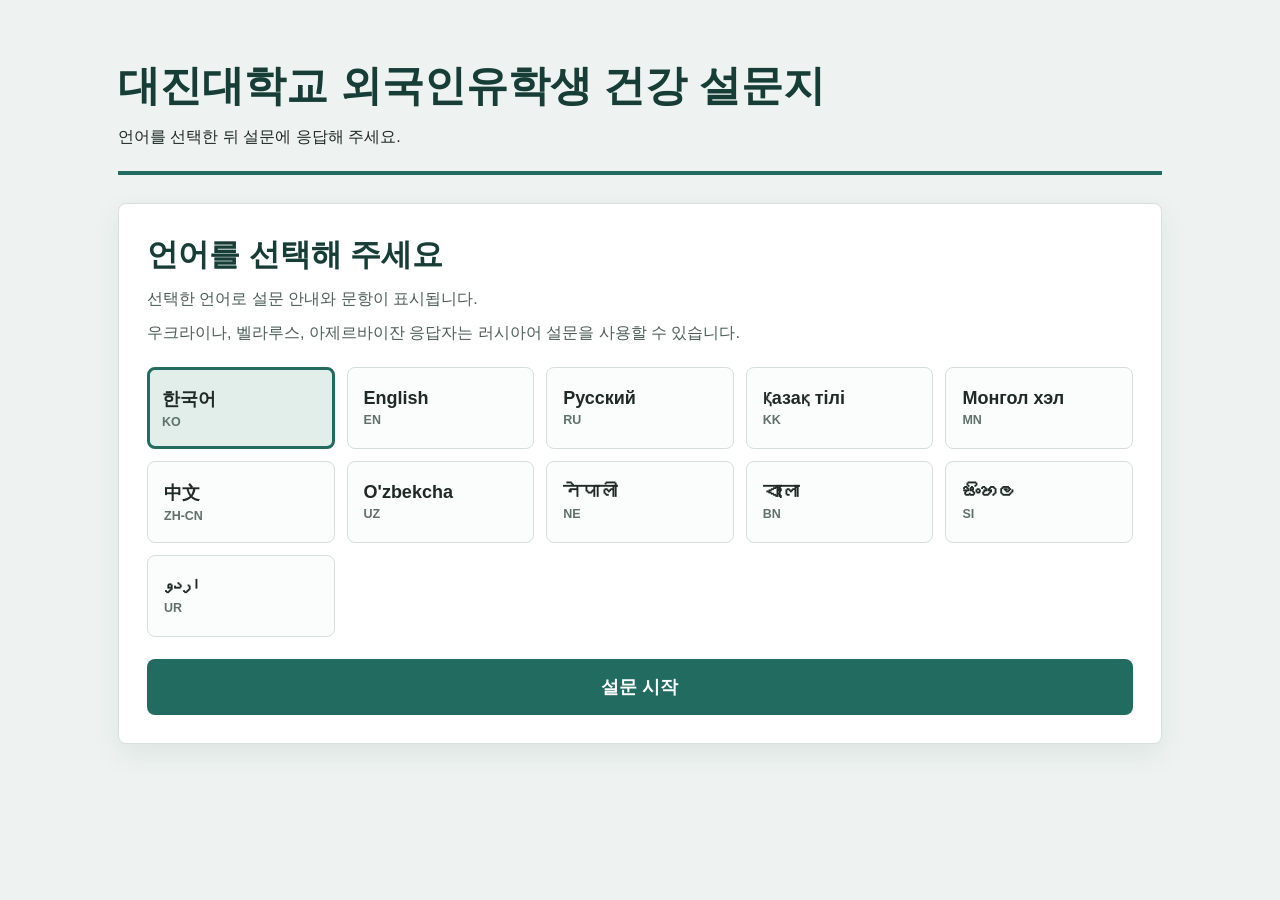
<file: index.html>
<!doctype html>
<html lang="ko">
<head>
  <meta charset="utf-8" />
  <meta name="viewport" content="width=device-width, initial-scale=1" />
  <title>대진대학교 외국인유학생 건강 설문지</title>
  <link rel="stylesheet" href="styles.css?v=20260614-student-review" />
</head>
<body>
  <main class="shell">
    <header class="top">
      <div>
        <h1 id="appTitle"></h1>
        <p id="appSubtitle"></p>
      </div>
      <div class="controls">
        <label><span data-ui="language"></span><select id="languageSelect"></select></label>
        <label class="group-control"><span data-ui="participantGroup"></span><select id="groupSelect"></select></label>
      </div>
    </header>
    <div class="progress"><span id="progressLabel"></span><div><i id="progressBar"></i></div></div>
    <form id="surveyForm"></form>
    <section class="download-panel">
      <h2 data-ui="responses"></h2>
      <p id="responseCount"></p>
      <div class="actions">
        <button type="button" id="downloadCsv"></button>
        <button type="button" id="downloadJson"></button>
        <a id="downloadHtml" download="daejin_multilingual_health_survey.html"></a>
        <button type="button" id="clearResponses" class="danger"></button>
      </div>
    </section>
  </main>
  <script src="survey-data.js?v=20260614-student-review"></script>
  <script src="config.js?v=20260614-student-review"></script>
  <script src="app.js?v=20260614-student-review"></script>
</body>
</html>
</file>
<file: styles.css>
:root{font-family:Arial,'Noto Sans',sans-serif;color:#1f2925;background:#eef3f1;line-height:1.5}
*{box-sizing:border-box}
html{overflow-x:hidden}
body{margin:0;overflow-x:hidden;-webkit-text-size-adjust:100%}
.shell{width:min(100%,1080px);margin:0 auto;padding:30px 18px 64px}
.top{display:grid;grid-template-columns:minmax(0,1fr) minmax(280px,340px);gap:24px;align-items:end;padding:24px 0 22px;border-bottom:4px solid #216b61}
h1{margin:0 0 8px;font-size:clamp(28px,4vw,42px);letter-spacing:0;color:#173d37;overflow-wrap:anywhere}
p{margin:0}
.controls{display:grid;gap:12px}
.group-control{display:none!important}
.controls label{display:grid;gap:6px;font-weight:700;color:#31443f}
.controls select,input,textarea{width:100%;min-height:44px;border:1px solid #b8c7c2;border-radius:8px;background:#fff;padding:10px 12px;font-size:16px}
.controls select:focus,input:focus,textarea:focus{outline:3px solid #c9e5dd;border-color:#216b61}
.progress{position:sticky;top:0;z-index:10;display:grid;gap:8px;margin:18px 0 24px;padding:12px 0;background:#eef3f1;font-weight:700}
.progress div{height:10px;background:#d4dfdb;border-radius:999px;overflow:hidden}
.progress i{display:block;height:100%;width:0;background:#216b61}
.card{background:#fff;border:1px solid #d7e0dd;border-radius:8px;margin:18px 0;padding:22px;box-shadow:0 8px 22px #173d3710}
.card h2{margin:0 0 10px;font-size:23px;color:#173d37;overflow-wrap:anywhere}
.intro{color:#4c5d58;margin-bottom:14px;overflow-wrap:anywhere}
.item{padding:17px 0;border-top:1px solid #e8eeee}
.item:first-of-type{border-top:0}
.item-label{display:flex;gap:10px;align-items:flex-start;font-weight:700;margin-bottom:10px;overflow-wrap:anywhere}
.item-label span:last-child{min-width:0}
.qid{flex:0 0 auto;min-width:42px;text-align:center;border-radius:999px;background:#e5f1ed;color:#216b61;padding:2px 9px;font-size:14px}
.hint{font-size:14px;color:#5b6b66;margin-top:7px;overflow-wrap:anywhere}
.required{color:#a23423;font-size:13px;margin-left:6px;white-space:nowrap}
.options{display:grid;gap:8px;margin-top:8px}
.options label,.option-choice{display:grid;grid-template-columns:auto minmax(0,1fr);gap:10px;align-items:start;min-height:48px;padding:12px;border:1px solid #dbe5e1;border-radius:8px;background:#fbfdfc;transition:border-color .15s,background .15s,box-shadow .15s;overflow-wrap:anywhere}
.options label:hover,.option-choice:hover{border-color:#8db8ac;background:#f4faf8}
.option-block{display:grid;gap:8px}
.option-block .extra-field{margin:0 0 0 30px}
.options input[type=radio],.options input[type=checkbox]{width:18px;height:18px;min-height:auto;margin-top:3px;accent-color:#216b61}
.other-input{grid-column:2;width:100%;margin-top:4px}
.extra-field{margin:14px 0 0;padding:15px;background:#eef6f3;border:1px solid #c8dbd5;border-radius:8px}
.extra-field.is-hidden{display:none}
.skip-note{display:none;font-size:14px;color:#687772;margin-top:8px}
.item.is-skipped{opacity:.62;background:#f3f6f5;margin:0 -10px;padding-left:10px;padding-right:10px;border-radius:8px}
.item.is-skipped .options,.item.is-skipped input,.item.is-skipped textarea,.item.is-skipped .hint,.item.is-skipped .extra-field{display:none}
.item.is-skipped .skip-note{display:block}
.note-item{background:#f8faf9;border-radius:8px;padding-left:10px;padding-right:10px}
.actions{display:flex;flex-wrap:wrap;gap:10px;margin-top:14px}
button,.actions a{border:0;border-radius:8px;background:#216b61;color:white;min-height:44px;padding:12px 16px;font-weight:700;text-decoration:none;cursor:pointer;font-size:15px;text-align:center}
button:hover,.actions a:hover{background:#18564e}
button:disabled{opacity:.62;cursor:not-allowed}
.secondary{background:#5c6d68}
.danger{background:#9a3324}
.download-panel{display:none;background:#e2eee9;border:1px solid #cadbd5;border-radius:8px;padding:18px;margin-top:22px}
.toast{position:fixed;left:50%;bottom:max(16px,env(safe-area-inset-bottom));width:min(calc(100vw - 24px),520px);transform:translateX(-50%);background:#17221f;color:white;padding:12px 16px;border-radius:8px;box-shadow:0 8px 24px #0003;z-index:20}
.rtl{direction:rtl}
.rtl .options label,.rtl .option-choice{grid-template-columns:minmax(0,1fr) auto}
.rtl .option-block .extra-field{margin:0 30px 0 0}
.rtl .other-input{grid-column:1}
.is-landing .top{grid-template-columns:1fr}
.is-landing .top .controls,.is-landing .progress,.is-landing .download-panel{display:none}
.landing{margin:28px 0 0;padding:28px;background:#fff;border:1px solid #d7e0dd;border-radius:8px;box-shadow:0 10px 28px #173d3714}
.landing-copy h2{margin:0 0 8px;font-size:31px;letter-spacing:0;color:#173d37;overflow-wrap:anywhere}
.landing-copy p{color:#4c5d58;overflow-wrap:anywhere}
.group-note{margin-top:10px;color:#6a4f00}
.language-grid{display:grid;grid-template-columns:repeat(auto-fit,minmax(180px,1fr));gap:12px;margin:22px 0}
.language-card{min-height:82px;border:1px solid #d4dfdb;border-radius:8px;background:#fbfdfc;color:#1f2925;text-align:left;display:flex;flex-direction:column;justify-content:center;gap:4px}
.language-card:hover{border-color:#8db8ac;background:#f4faf8}
.language-card span{font-size:18px;overflow-wrap:anywhere}
.language-card small{color:#60706b;text-transform:uppercase}
.language-card.selected{border:3px solid #216b61;background:#e2eee9;padding:9px 12px}
.start-button{width:100%;min-height:56px;font-size:18px}
.change-language{width:100%}
@media(max-width:760px){.top{grid-template-columns:1fr;gap:14px;padding-top:16px}.shell{padding:18px 12px 44px}.card{padding:16px}.item-label{gap:8px}.qid{min-width:36px}.download-panel .actions{display:grid;grid-template-columns:1fr 1fr}.download-panel button,.download-panel a{width:100%}}
.parts-grid{display:flex;align-items:end;gap:10px;flex-wrap:nowrap;margin-top:8px;max-width:420px;overflow-x:auto;padding-bottom:2px}
.parts-grid.parts-2{max-width:260px}
.part-field{display:grid;gap:5px;font-weight:700;color:#41524d}
.part-field span{font-size:13px;color:#4d5d58}
.part-field select,.part-field input{min-height:40px;padding:8px 10px}
.part-select{width:112px}
.part-number{width:86px}
.part-number input{text-align:center}
.frequency-detail{display:grid;gap:12px}
.detail-field{display:grid;gap:6px;font-weight:800;color:#31443f}
.detail-field span,.choice-title{font-size:14px;color:#4d5d58;font-weight:800}
.frequency-options{margin-top:0}
.rtl .parts-grid{direction:ltr}
.rtl .part-field span{direction:rtl;text-align:right}
.survey-page[hidden]{display:none}
.page-nav{position:sticky;bottom:0;z-index:8;display:flex;align-items:center;justify-content:space-between;gap:16px;margin:18px 0 0;padding:14px 16px;background:#ffffffee;border:1px solid #d7e0dd;border-radius:8px;box-shadow:0 -8px 24px #173d3712;backdrop-filter:blur(8px)}
.page-status{font-weight:800;color:#173d37}
.last-page-note{font-size:14px;color:#4c5d58;margin-top:2px}
.page-error{margin-top:8px;padding:10px 12px;border:1px solid #c74732;border-radius:8px;background:#fff0ec;color:#8e2618;font-weight:800}
.item.has-error,.extra-field.has-error{border:2px solid #c74732;background:#fff8f5;box-shadow:0 0 0 4px #c7473218;scroll-margin-top:110px}
.item.has-error{margin-top:10px;padding-left:12px;padding-right:12px;border-radius:8px}
.item.live-error,.extra-field.live-error{border-color:#c74732;background:#fff8f5;box-shadow:0 0 0 3px #c7473214}
.page-actions{margin:0;justify-content:flex-end}
.page-actions button[hidden]{display:none}
.page-actions button{min-width:96px}
@media(max-width:640px){
  .progress{margin:12px -12px 18px;padding:10px 12px}
  .card{margin:14px -2px;padding:14px}
  .card h2{font-size:21px}
  .item{padding:15px 0}
  .item-label{font-size:16px;line-height:1.45}
  .options label{padding:12px 10px}
  .page-nav{display:grid;grid-template-columns:1fr;position:static;padding:12px;margin-left:-2px;margin-right:-2px}
  .page-actions{display:grid;grid-template-columns:1fr 1fr}
  .page-actions button{width:100%;min-width:0}
  .landing{margin-top:18px;padding:18px}
  .landing-copy h2{font-size:26px}
  .language-grid{grid-template-columns:1fr;gap:10px}
}
@media(max-width:420px){
  .shell{padding-left:10px;padding-right:10px}
  h1{font-size:26px}
  .controls select,input,textarea{padding-left:10px;padding-right:10px}
  .parts-grid{gap:8px;max-width:100%}
  .part-select{width:96px}
  .part-number{width:72px}
  .download-panel .actions{grid-template-columns:1fr}
}
@media(min-width:761px) and (max-width:1024px){
  .shell{max-width:920px;padding-left:22px;padding-right:22px}
  .top{grid-template-columns:minmax(0,1fr) minmax(260px,320px)}
  .language-grid{grid-template-columns:repeat(3,minmax(0,1fr))}
}
</file>
<file: github_pages_survey_site/styles.css>
:root{font-family:Arial,'Noto Sans',sans-serif;color:#1f2925;background:#eef3f1;line-height:1.5}
*{box-sizing:border-box}
html{overflow-x:hidden}
body{margin:0;overflow-x:hidden;-webkit-text-size-adjust:100%}
.shell{width:min(100%,1080px);margin:0 auto;padding:30px 18px 64px}
.top{display:grid;grid-template-columns:minmax(0,1fr) minmax(280px,340px);gap:24px;align-items:end;padding:24px 0 22px;border-bottom:4px solid #216b61}
h1{margin:0 0 8px;font-size:clamp(28px,4vw,42px);letter-spacing:0;color:#173d37;overflow-wrap:anywhere}
p{margin:0}
.controls{display:grid;gap:12px}
.group-control{display:none!important}
.controls label{display:grid;gap:6px;font-weight:700;color:#31443f}
.controls select,input,textarea{width:100%;min-height:44px;border:1px solid #b8c7c2;border-radius:8px;background:#fff;padding:10px 12px;font-size:16px}
.controls select:focus,input:focus,textarea:focus{outline:3px solid #c9e5dd;border-color:#216b61}
.progress{position:sticky;top:0;z-index:10;display:grid;gap:8px;margin:18px 0 24px;padding:12px 0;background:#eef3f1;font-weight:700}
.progress div{height:10px;background:#d4dfdb;border-radius:999px;overflow:hidden}
.progress i{display:block;height:100%;width:0;background:#216b61}
.card{background:#fff;border:1px solid #d7e0dd;border-radius:8px;margin:18px 0;padding:22px;box-shadow:0 8px 22px #173d3710}
.card h2{margin:0 0 10px;font-size:23px;color:#173d37;overflow-wrap:anywhere}
.intro{color:#4c5d58;margin-bottom:14px;overflow-wrap:anywhere}
.item{padding:17px 0;border-top:1px solid #e8eeee}
.item:first-of-type{border-top:0}
.item-label{display:flex;gap:10px;align-items:flex-start;font-weight:700;margin-bottom:10px;overflow-wrap:anywhere}
.item-label span:last-child{min-width:0}
.qid{flex:0 0 auto;min-width:42px;text-align:center;border-radius:999px;background:#e5f1ed;color:#216b61;padding:2px 9px;font-size:14px}
.hint{font-size:14px;color:#5b6b66;margin-top:7px;overflow-wrap:anywhere}
.required{color:#a23423;font-size:13px;margin-left:6px;white-space:nowrap}
.options{display:grid;gap:8px;margin-top:8px}
.options label{display:grid;grid-template-columns:auto minmax(0,1fr);gap:10px;align-items:start;min-height:48px;padding:12px;border:1px solid #dbe5e1;border-radius:8px;background:#fbfdfc;transition:border-color .15s,background .15s,box-shadow .15s;overflow-wrap:anywhere}
.options label:hover{border-color:#8db8ac;background:#f4faf8}
.options input[type=radio],.options input[type=checkbox]{width:18px;height:18px;min-height:auto;margin-top:3px;accent-color:#216b61}
.other-input{grid-column:2;width:100%;margin-top:4px}
.extra-field{margin:14px 0 0;padding:15px;background:#eef6f3;border:1px solid #c8dbd5;border-radius:8px}
.extra-field.is-hidden{display:none}
.skip-note{display:none;font-size:14px;color:#687772;margin-top:8px}
.item.is-skipped{opacity:.62;background:#f3f6f5;margin:0 -10px;padding-left:10px;padding-right:10px;border-radius:8px}
.item.is-skipped .options,.item.is-skipped input,.item.is-skipped textarea,.item.is-skipped .hint,.item.is-skipped .extra-field{display:none}
.item.is-skipped .skip-note{display:block}
.note-item{background:#f8faf9;border-radius:8px;padding-left:10px;padding-right:10px}
.actions{display:flex;flex-wrap:wrap;gap:10px;margin-top:14px}
button,.actions a{border:0;border-radius:8px;background:#216b61;color:white;min-height:44px;padding:12px 16px;font-weight:700;text-decoration:none;cursor:pointer;font-size:15px;text-align:center}
button:hover,.actions a:hover{background:#18564e}
button:disabled{opacity:.62;cursor:not-allowed}
.secondary{background:#5c6d68}
.danger{background:#9a3324}
.download-panel{display:none;background:#e2eee9;border:1px solid #cadbd5;border-radius:8px;padding:18px;margin-top:22px}
.toast{position:fixed;left:50%;bottom:max(16px,env(safe-area-inset-bottom));width:min(calc(100vw - 24px),520px);transform:translateX(-50%);background:#17221f;color:white;padding:12px 16px;border-radius:8px;box-shadow:0 8px 24px #0003;z-index:20}
.rtl{direction:rtl}
.rtl .options label{grid-template-columns:minmax(0,1fr) auto}
.rtl .other-input{grid-column:1}
.is-landing .top{grid-template-columns:1fr}
.is-landing .top .controls,.is-landing .progress,.is-landing .download-panel{display:none}
.landing{margin:28px 0 0;padding:28px;background:#fff;border:1px solid #d7e0dd;border-radius:8px;box-shadow:0 10px 28px #173d3714}
.landing-copy h2{margin:0 0 8px;font-size:31px;letter-spacing:0;color:#173d37;overflow-wrap:anywhere}
.landing-copy p{color:#4c5d58;overflow-wrap:anywhere}
.group-note{margin-top:10px;color:#6a4f00}
.language-grid{display:grid;grid-template-columns:repeat(auto-fit,minmax(180px,1fr));gap:12px;margin:22px 0}
.language-card{min-height:82px;border:1px solid #d4dfdb;border-radius:8px;background:#fbfdfc;color:#1f2925;text-align:left;display:flex;flex-direction:column;justify-content:center;gap:4px}
.language-card:hover{border-color:#8db8ac;background:#f4faf8}
.language-card span{font-size:18px;overflow-wrap:anywhere}
.language-card small{color:#60706b;text-transform:uppercase}
.language-card.selected{border:3px solid #216b61;background:#e2eee9;padding:9px 12px}
.start-button{width:100%;min-height:56px;font-size:18px}
.change-language{width:100%}
@media(max-width:760px){.top{grid-template-columns:1fr;gap:14px;padding-top:16px}.shell{padding:18px 12px 44px}.card{padding:16px}.item-label{gap:8px}.qid{min-width:36px}.download-panel .actions{display:grid;grid-template-columns:1fr 1fr}.download-panel button,.download-panel a{width:100%}}
.parts-grid{display:flex;align-items:end;gap:10px;flex-wrap:nowrap;margin-top:8px;max-width:420px;overflow-x:auto;padding-bottom:2px}
.parts-grid.parts-2{max-width:260px}
.part-field{display:grid;gap:5px;font-weight:700;color:#41524d}
.part-field span{font-size:13px;color:#4d5d58}
.part-field select,.part-field input{min-height:40px;padding:8px 10px}
.part-select{width:112px}
.part-number{width:86px}
.part-number input{text-align:center}
.frequency-detail{display:grid;gap:12px}
.detail-field{display:grid;gap:6px;font-weight:800;color:#31443f}
.detail-field span,.choice-title{font-size:14px;color:#4d5d58;font-weight:800}
.frequency-options{margin-top:0}
.rtl .parts-grid{direction:ltr}
.rtl .part-field span{direction:rtl;text-align:right}
.survey-page[hidden]{display:none}
.page-nav{position:sticky;bottom:0;z-index:8;display:flex;align-items:center;justify-content:space-between;gap:16px;margin:18px 0 0;padding:14px 16px;background:#ffffffee;border:1px solid #d7e0dd;border-radius:8px;box-shadow:0 -8px 24px #173d3712;backdrop-filter:blur(8px)}
.page-status{font-weight:800;color:#173d37}
.last-page-note{font-size:14px;color:#4c5d58;margin-top:2px}
.page-error{margin-top:8px;padding:10px 12px;border:1px solid #c74732;border-radius:8px;background:#fff0ec;color:#8e2618;font-weight:800}
.item.has-error,.extra-field.has-error{border:2px solid #c74732;background:#fff8f5;box-shadow:0 0 0 4px #c7473218;scroll-margin-top:110px}
.item.has-error{margin-top:10px;padding-left:12px;padding-right:12px;border-radius:8px}
.item.live-error,.extra-field.live-error{border-color:#c74732;background:#fff8f5;box-shadow:0 0 0 3px #c7473214}
.page-actions{margin:0;justify-content:flex-end}
.page-actions button[hidden]{display:none}
.page-actions button{min-width:96px}
@media(max-width:640px){
  .progress{margin:12px -12px 18px;padding:10px 12px}
  .card{margin:14px -2px;padding:14px}
  .card h2{font-size:21px}
  .item{padding:15px 0}
  .item-label{font-size:16px;line-height:1.45}
  .options label{padding:12px 10px}
  .page-nav{display:grid;grid-template-columns:1fr;position:static;padding:12px;margin-left:-2px;margin-right:-2px}
  .page-actions{display:grid;grid-template-columns:1fr 1fr}
  .page-actions button{width:100%;min-width:0}
  .landing{margin-top:18px;padding:18px}
  .landing-copy h2{font-size:26px}
  .language-grid{grid-template-columns:1fr;gap:10px}
}
@media(max-width:420px){
  .shell{padding-left:10px;padding-right:10px}
  h1{font-size:26px}
  .controls select,input,textarea{padding-left:10px;padding-right:10px}
  .parts-grid{gap:8px;max-width:100%}
  .part-select{width:96px}
  .part-number{width:72px}
  .download-panel .actions{grid-template-columns:1fr}
}
@media(min-width:761px) and (max-width:1024px){
  .shell{max-width:920px;padding-left:22px;padding-right:22px}
  .top{grid-template-columns:minmax(0,1fr) minmax(260px,320px)}
  .language-grid{grid-template-columns:repeat(3,minmax(0,1fr))}
}
</file>
